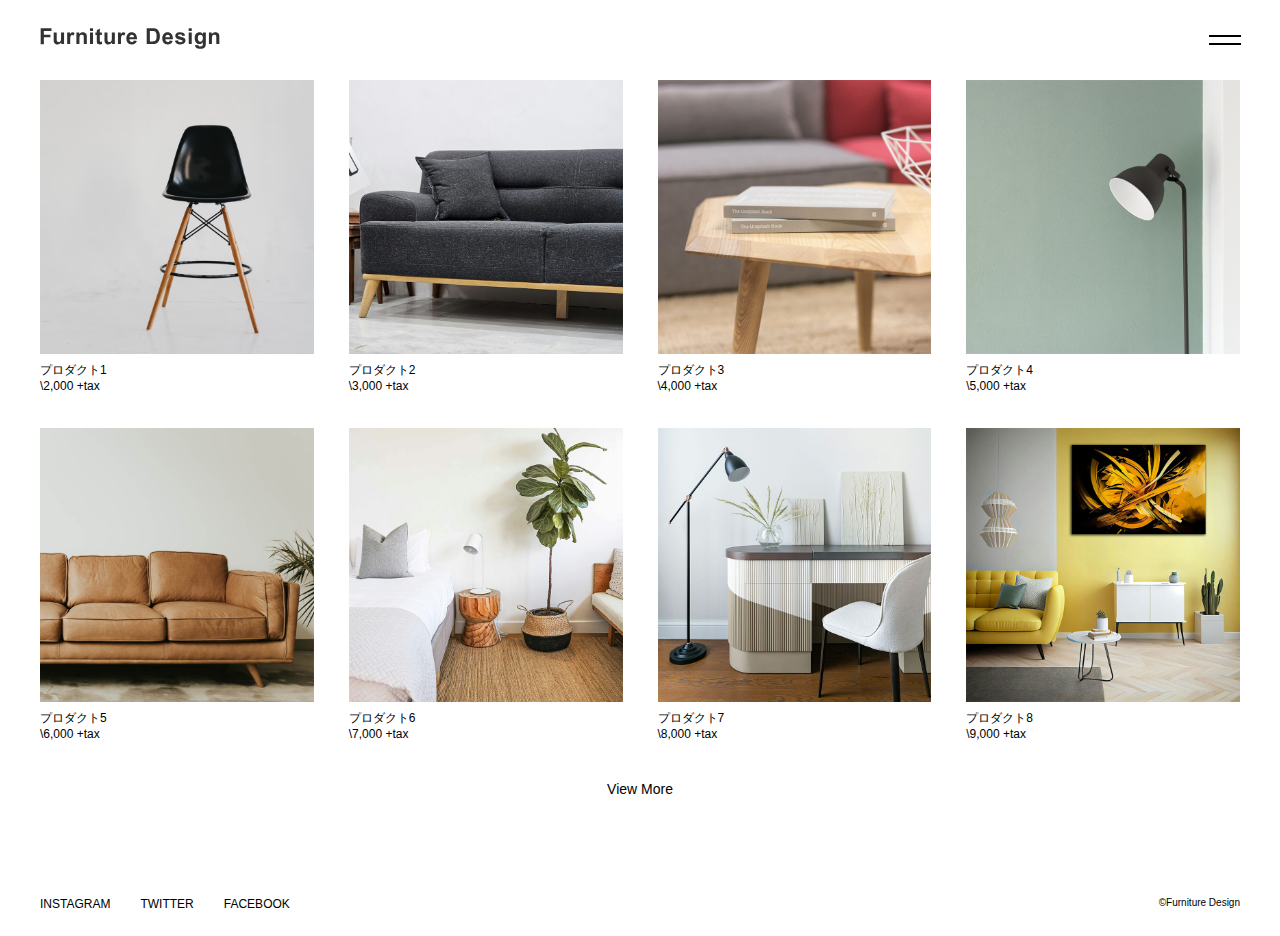
<file: 自作その６/index.html>
<!DOCTYPE html>
<html lang="en">
<head>
  <meta charset="UTF-8">
  <meta name="viewport" content="width=device-width, initial-scale=1.0">
  <meta name="description" content="シンプルなインテリアの商品ページです">
  <title>Furniture Design</title>
  <link rel="icon" href="/自作その６/image/favicon.ico" type="image/x-icon">
  <link rel="stylesheet" href="css/style.SCSS.css">
  <script src="https://code.jquery.com/jquery-3.6.0.min.js" defer></script>
  <script src="js/script.js" defer></script>
</head>
<body>
  <!-- ヘッダー -->
  <header>
    <!-- ロゴ -->
    <a href="index.html"><img src="image/logo.svg" alt=""></a>
    <!-- メニューバー -->
    <div class="menu-bar">
      <!-- 上側のバー -->
      <div></div>
      <!-- 下側のバー -->
      <div></div>
    </div>
    
    
    
    <!-- ※背景ごと行うパターンの場合は、nav-back内にnavを入れる -->
    <!-- 今回は見本に従って別々で作ってます -->
    
      <!-- ナビゲーション/クリックしたら表示 -->
    <nav>
      <a href="product.html">PRODUCT</a>
      <a href="about.html">ABOUT</a>
      <a href="company.html">COMPANY</a>
      <a href="#">CONTACT</a>
    </nav>
    <!-- ナビゲーション背景 -->
    <div class="nav-back">
    </div>
  </header>
  <!-- メイン -->
  <main>
    <!-- PRODUCT -->
    <ul>
      <li>
        <a href="items/item1.html">
          <img src="image/item1.jpg" alt="">
          <p>プロダクト1</p>
          <p>\2,000 +tax</p>
        </a>
      </li>
      <li>
        <a href="items/item2.html">
          <img src="image/item2.jpg" alt="">
          <p class="pColor">プロダクト2</p>
          <p>\3,000 +tax</p>
        </a>
      </li>
      <li>
        <a href="items/item3.html">
          <img src="image/item3.jpg" alt="">
          <p>プロダクト3</p>
          <p>\4,000 +tax</p>
        </a>
      </li>
      <li>
        <a href="items/item4.html">
          <img src="image/item4.jpg" alt="">
          <p>プロダクト4</p>
          <p>\5,000 +tax</p>
        </a>
      </li>
      <li>
        <a href="items/item5.html">
          <img src="image/item5.jpg" alt="">
          <p>プロダクト5</p>
          <p>\6,000 +tax</p>
        </a>
      </li>
      <li>
        <a href="items/item6.html">
          <img src="image/item6.jpg" alt="">
          <p>プロダクト6</p>
          <p>\7,000 +tax</p>
        </a>
      </li>
      <li>
        <a href="items/item7.html">
          <img src="image/item7.jpg" alt="">
          <p>プロダクト7</p>
          <p>\8,000 +tax</p>
        </a>
      </li>
      <li>
        <a href="items/item8.html">
          <img src="image/item8.jpg" alt="">
          <p>プロダクト8</p>
          <p>\9,000 +tax</p>
        </a>
      </li>
    </ul>
    <a href="product.html" class="view-more">View More</a>
  </main>
  <!-- フッター -->
  <footer>
    <nav>
    <a href="">INSTAGRAM</a>
    <a href="">TWITTER</a>
    <a href="">FACEBOOK</a>
    </nav>
    <p>&copy;Furniture Design</p>
  </footer>
</body>
</html>
</file>
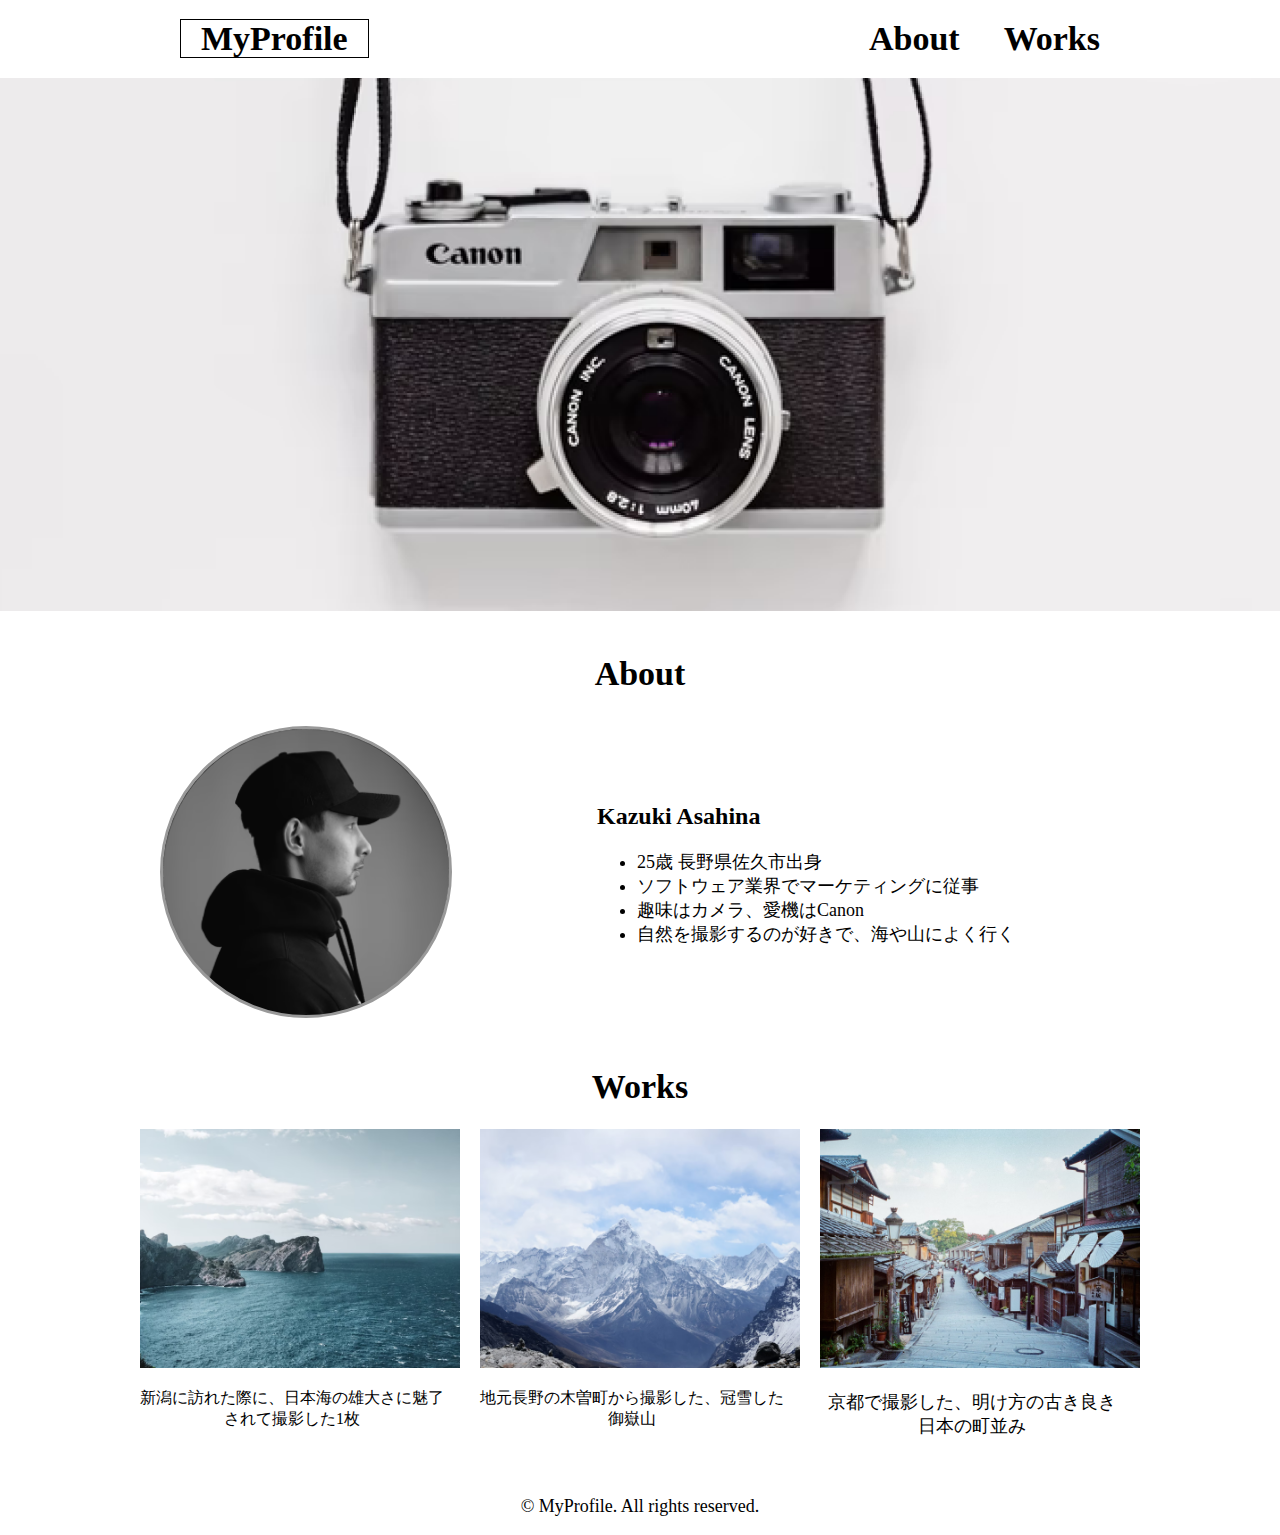
<file: 自作その2（デザインカンプ）/designCump.html>
<!DOCTYPE html>
<html lang="ja">
<head>
  <title>【模写コーディング】自己紹介サイト</title>
  <meta charset="UTF-8">
  <meta name="viewport" 
    content="width=device-width, initial-scale=1.0">
  <meta name="description" 
    content="HTML,CSSの学習後に初めて取り組んだ模写したWEBサイトです">
  <link rel="stylesheet"
    href="css/design_style.SCSS.css">
</head>
<body>
  <header>
    <!-- ナビゲーション -->
    <nav id="nav">
      <!-- プロフィール -->
      <div>
        <a class="font-sizeMax" id="MyProfile"
          href="designCump.html">MyProfile</a>
      </div>
      <!-- メニュー -->
        <div id="menu">
            <a class="font-sizeMax" 
              href="#About">About</a>
            <a class="font-sizeMax" 
              href="#Works">Works</a>
        </div>
    </nav>
    
  </header>

  <main>
    <!-- トップ画像 -->
    <img id="header-img" class="zoomIns"
        src="design-images\main.png" 
        alt="使っているカメラの画像">
    <article>
      <section id="About" class="sliders">
        <h1 class="font-sizeMax t-align-center">About</h1>
        <div id="About-main" >
          <!-- 
            Aboutの画像部分。
            コンパイルの都合上CSSに記述 -->
          <div id="About-img"></div>
          <!-- Aboutの文章部分 -->
          <div id="About-list">
          <h2>Kazuki Asahina</h2>
            <ul>
            <li class="font-s-18px" >25歳 長野県佐久市出身</li>
            <li class="font-s-18px">ソフトウェア業界でマーケティングに従事</li>
            <li class="font-s-18px">趣味はカメラ、愛機はCanon</li>
            <li class="font-s-18px">自然を撮影するのが好きで、海や山によく行く</li>
          </ul>
          </div>
      </div>
      </section>
      <section id="Works" class="sliders2">
        <h1 class="font-sizeMax t-align-center" >Works</h1>
        <div id="Works-main" >
          <div id="Works-box">
            <div id="Works_img">
              <img src="design-images\works1.png" 
              alt="青い海">
            </div>
              <div id="Works_p" class="t-align-center font-18px">
                <p>新潟に訪れた際に、日本海の雄大さに魅了されて撮影した1枚</p>
              </div>
          </div>
          <div id="Works-box">
            <div id="Works_img">
              <img src="design-images\works2.png" 
              alt="雄大な山">
            </div>
              <div id="Works_p" class="t-align-center font-18px">
                <p>地元長野の木曽町から撮影した、冠雪した御嶽山</p>
              </div>
          </div>
          <div id="Works-box">
            <div id="Works_img">
              <img src="design-images\works3.png" 
              alt="古風な町">
            </div>
              <div id="Works_p" class="t-align-center font-s-18px">
                <p >京都で撮影した、明け方の古き良き日本の町並み</p>
              </div>
          </div>
        </div>
      </section>
    </article>
    <script src="js\designCump.js"></script>
  </main>

  <footer>
    <p id="copyright" class="t-align-center font-s-18px">
      &copy; MyProfile. All rights reserved.
    </p>
  </footer>
</body>
</html>
</file>
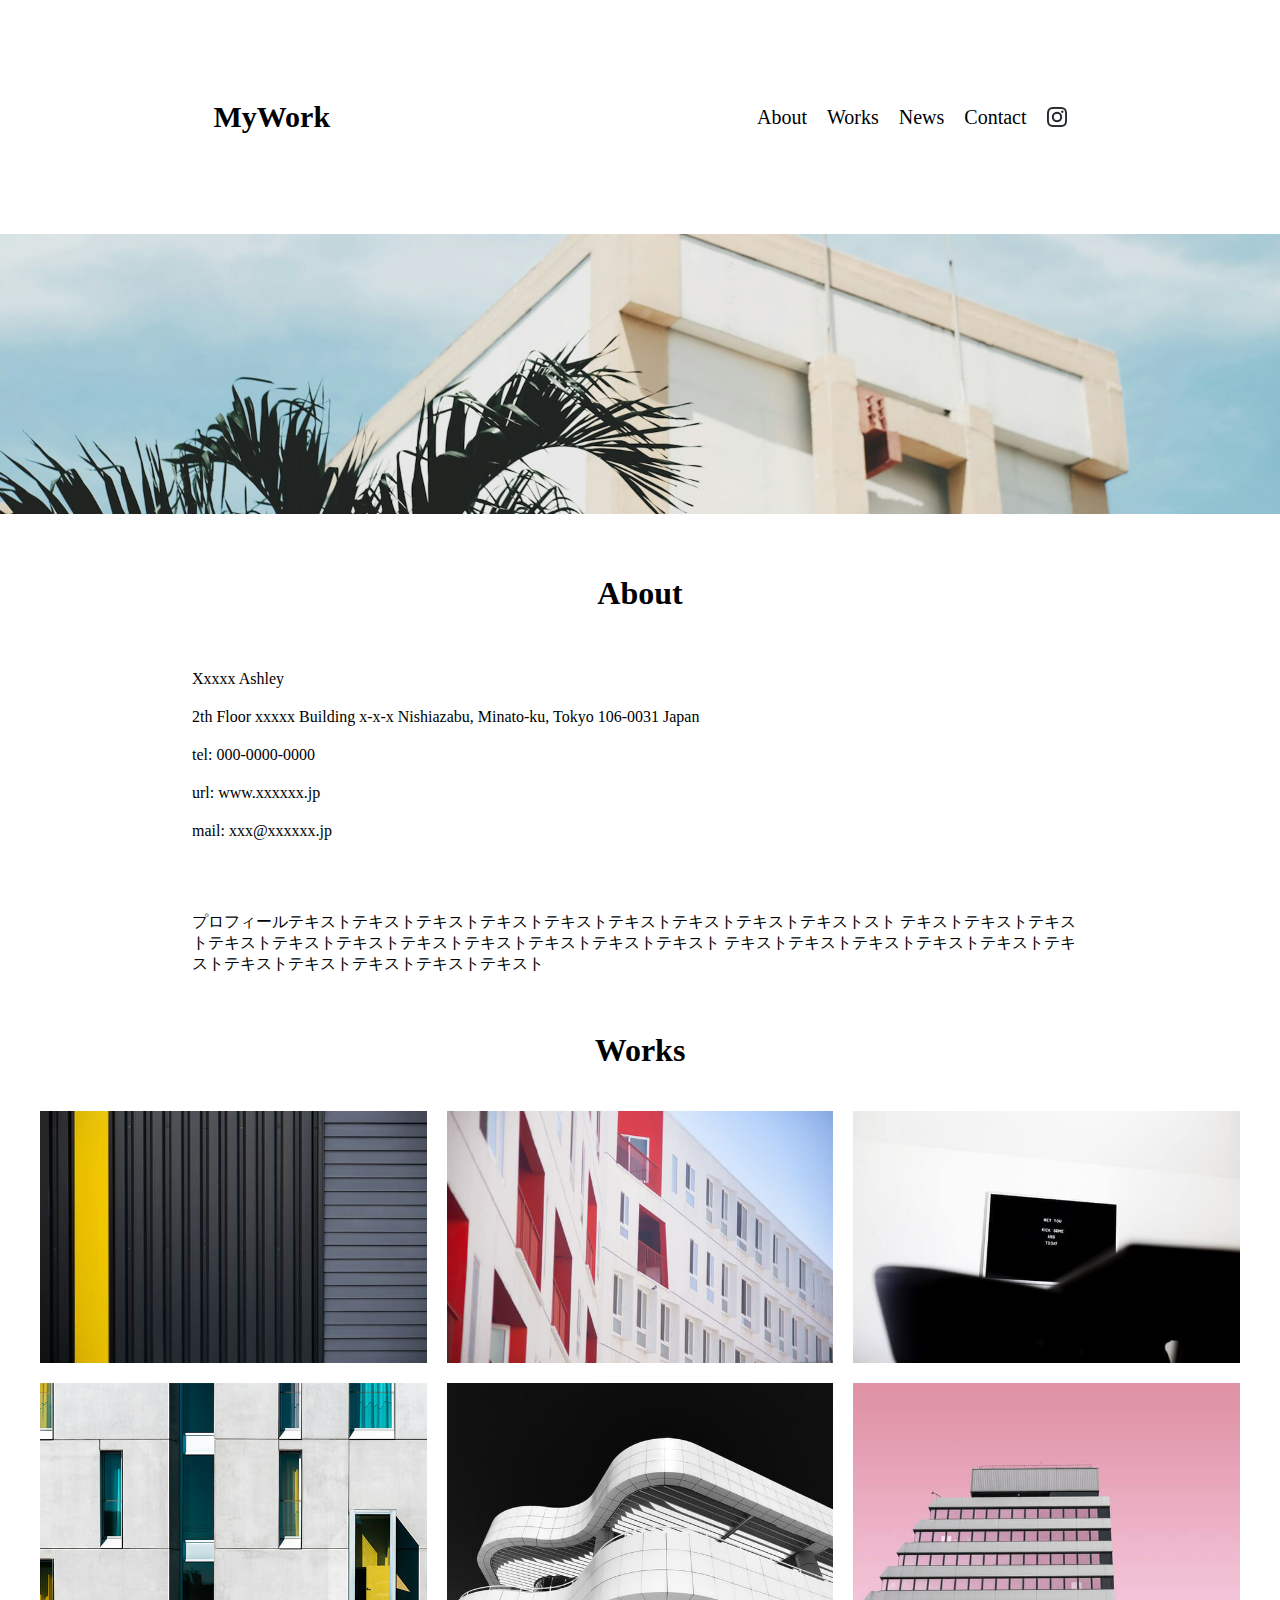
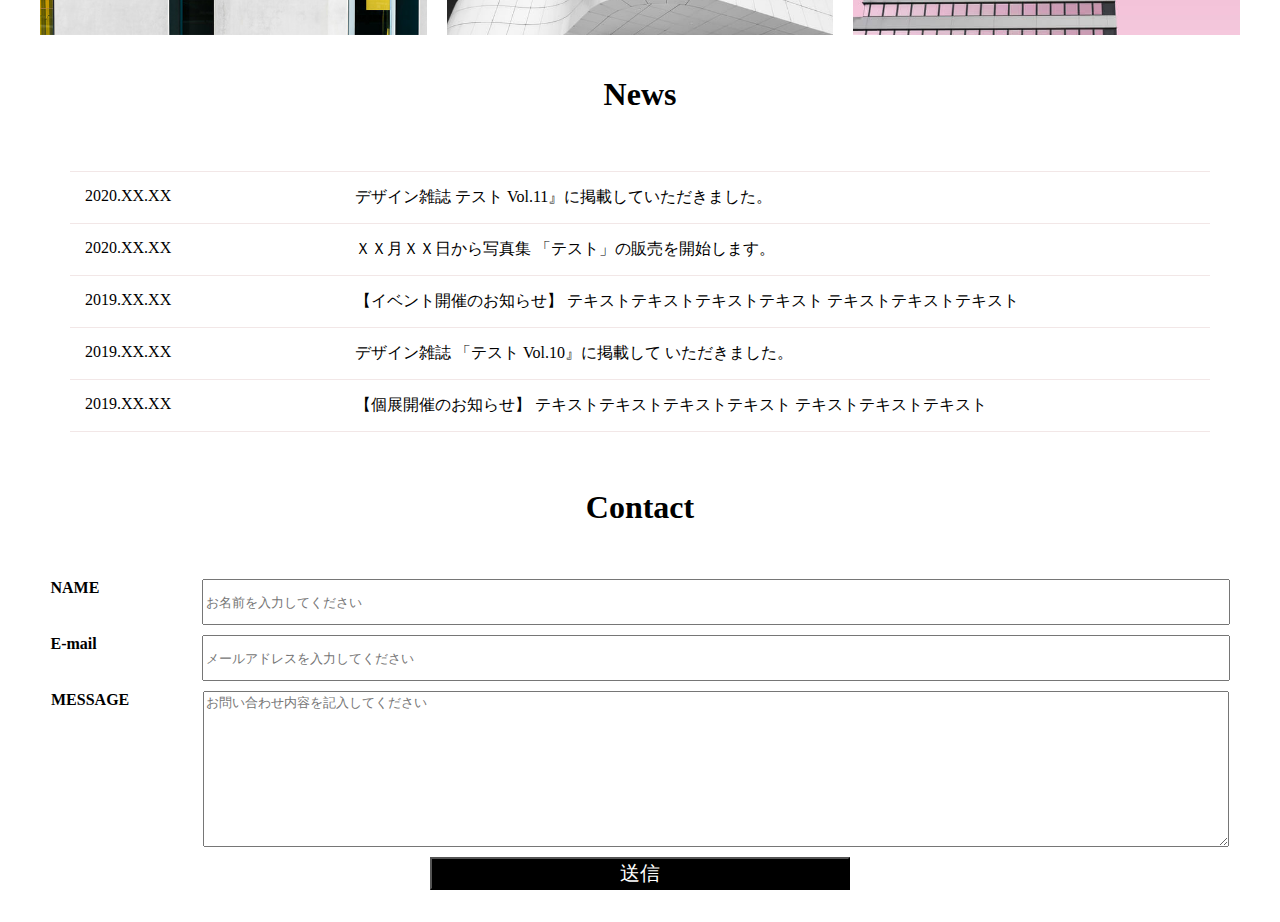
<file: 自作その3/copy_coding.html>
<!DOCTYPE html>
<html lang="ja">
  <head>
    <title>My Work</title>
    <meta charset="UTF-8" />
    <meta name="viewport" content="width=device-width, initial-scale=1.0" />
    <meta name="description" content="東京都住まいのフォトグラファーのポートフォリオサイトです"/>
    <link rel="stylesheet" href="css/copy_coding.SCSS.css" />
    <script src="js/copy_coding.js" defer></script>
  </head>
  <body>
    <!-- ヘッダー -->
  <header>
    <a href="" id="MyWork">MyWork</a>
    <nav id="head-nav">
      <a href="#About" class="menu">About</a>
      <a href="#Works" class="menu">Works</a>
      <a href="#News" class="menu">News</a>
      <a href="#Contact" class="menu">Contact</a>
      <a href="https://www.instagram.com/" class="menu">
        <img id="sns" src="images/icon-instagram.png" alt="インスタの画像">
      </a>
    </nav>
    <img id="header-img" src="images/mainvisual-pc.jpg" alt="メイン画像">
  </header>
  <!-- メイン -->
  <main>
    <section id="About">
      <h1>About</h1>
      <ul id="About-ul">
        <li>Xxxxx Ashley</li>
        <li>2th Floor xxxxx Building x-x-x Nishiazabu, Minato-ku, Tokyo 106-0031 Japan</li>
        <li>tel: 000-0000-0000</li>
        <li>url: www.xxxxxx.jp</li>
        <li>mail: xxx@xxxxxx.jp</li>
      </ul>
      <p>プロフィールテキストテキストテキストテキストテキストテキストテキストテキストテキストスト テキストテキストテキストテキストテキストテキストテキストテキストテキストテキストテキスト テキストテキストテキストテキストテキストテキストテキストテキストテキストテキストテキスト</p>
    </section>
    <section id="Works">
      <h1>Works</h1>
      <img class="Works-img" id="Works-img1" src="images/works1.jpg" alt="画像1">
      <img class="Works-img" id="Works-img2" src="images/works2.jpg" alt="画像2">
      <img class="Works-img" id="Works-img3" src="images/works3.jpg" alt="画像3">
      <img class="Works-img" id="Works-img4" src="images/works4.jpg" alt="画像4">
      <img class="Works-img" id="Works-img5" src="images/works5.jpg" alt="画像5">
      <img class="Works-img" id="Works-img6" src="images/works6.jpg" alt="画像6">
    </section>
    <!-- News -->
    <section id="News">
      <h1>News</h1>
      <dl>
        <dr class="News-dr" id="News-first-dr">2020.XX.XX</dr>
        <dt class="News-dt" id="News-first-dt">デザイン雑誌
        テスト  Vol.11』に掲載していただきました。</dt>
        <dr class="News-dr" id="News-dr2">2020.XX.XX</dr>
        <dt class="News-dt" id="News-dt2">ＸＸ月ＸＸ日から写真集
          「テスト」の販売を開始します。</dt>
        <dr class="News-dr" id="News-dr3">2019.XX.XX</dr>
        <dt class="News-dt" id="News-dt3">【イベント開催のお知らせ】
          テキストテキストテキストテキスト
          テキストテキストテキスト</dt>
        <dr class="News-dr" id="News-dr4">2019.XX.XX</dr>
        <dt class="News-dt" id="News-dt4">デザイン雑誌
          「テスト Vol.10』に掲載して
          いただきました。</dt>
        <dr class="News-dr" id="News-dr5">2019.XX.XX</dr>
        <dt class="News-dt" id="News-dt5">【個展開催のお知らせ】
          テキストテキストテキストテキスト
          テキストテキストテキスト</dt>
      </dl>
    </section>
    <section id="Contact">
      <div>
      <h1>Contact</h1>
      <form id="contact-form" name="textForm">
        <!-- 名前 -->
        <label for="name" 
        id="contact-label-1" class="contact-label">
          NAME
        </label>
        
        <input type="text" 
        id="contact-text-1" class="textbox" name="name" placeholder="お名前を入力してください">

        <!-- メールアドレス -->
        <label for="e-mail" 
        id="contact-label-2" class="contact-label">
          E-mail
        </label>
        
        <input type="text" id="contact-text-2" class="textbox" name="e-mail" placeholder="メールアドレスを入力してください">
        <!-- お問い合わせ内容 -->
        <label for="message-box" id="contact-label-3">
          MESSAGE
      </label>
      
      <textarea name="contact-text" id="message-box" placeholder="お問い合わせ内容を記入してください"></textarea>
      <button type="submit">送信</button>
    </form>
  </div>
    </section>
  </main>
  <!-- フッター -->
  <footer>

  </footer>
    <a href="#" id="BackToHome">TOPへ戻る</a>
    
  </body>
</html>
</file>
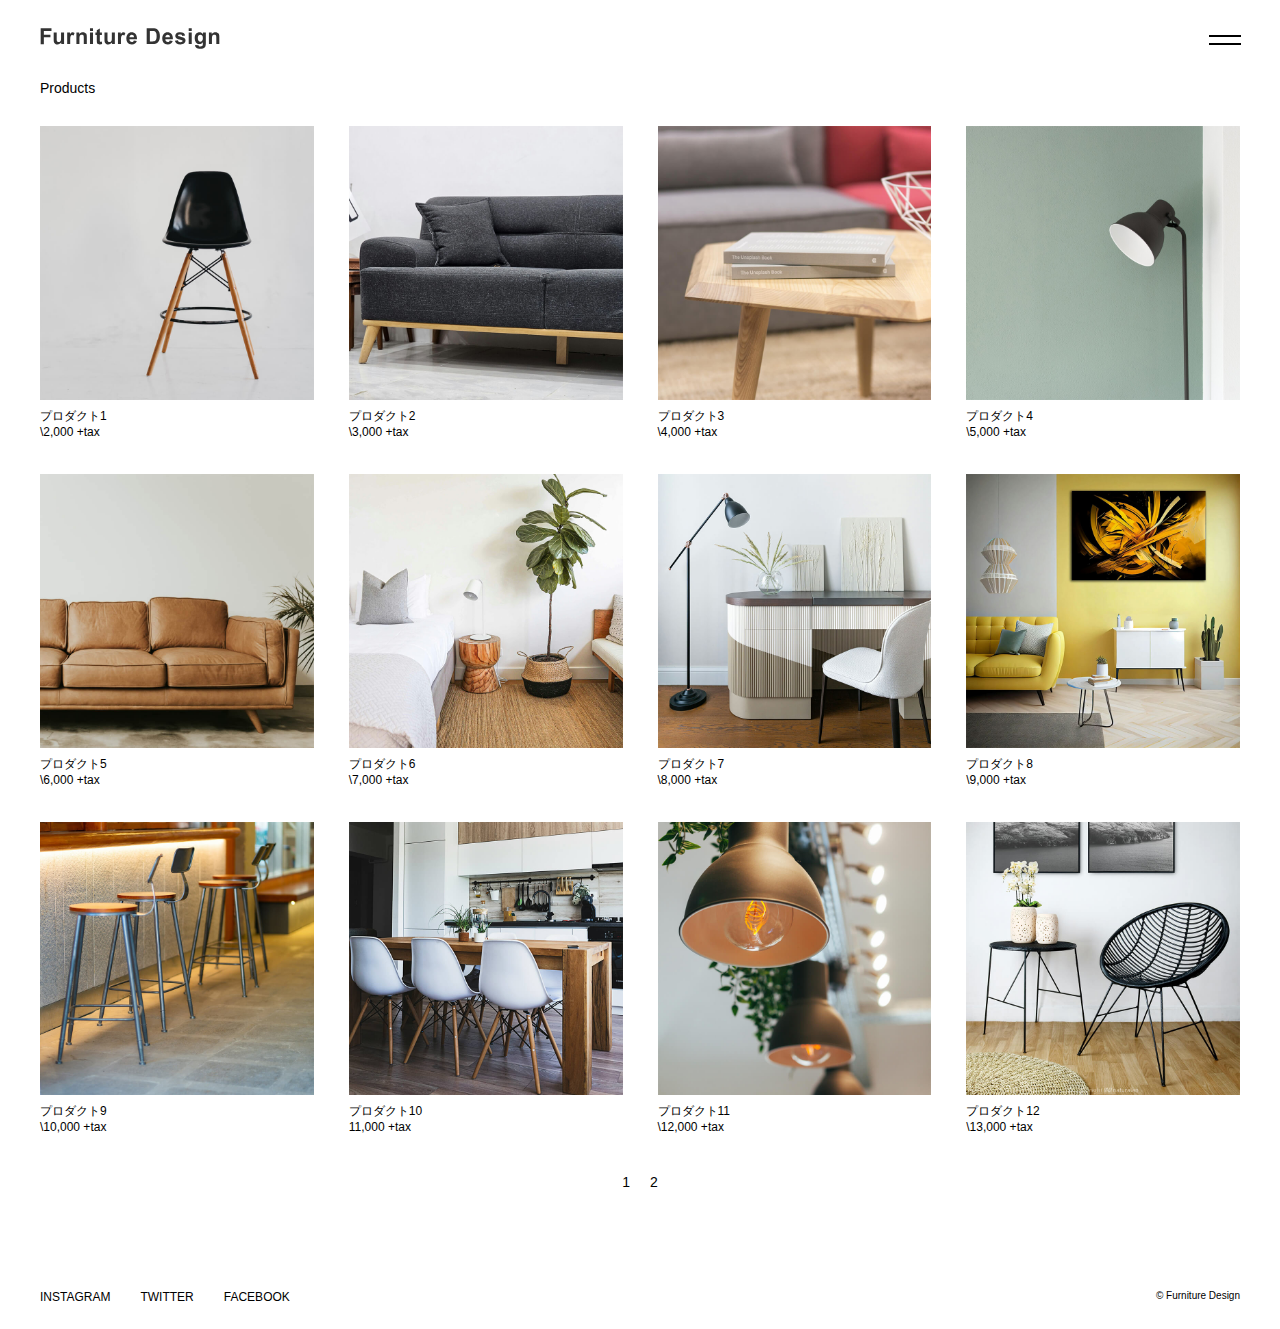
<file: 自作その６/products.html>
<!DOCTYPE html>
<html lang="en">
<head>
  <meta charset="UTF-8">
  <meta name="viewport" content="width=device-width, initial-scale=1.0">
  <meta name="description" content="シンプルなインテリアの商品ページです">
  <title>Products | Furniture Design</title>
  <link rel="icon" href="/自作その６/image/favicon.ico" type="image/x-icon">
  <link rel="stylesheet" href="css/style.SCSS.css">
  <script src="https://code.jquery.com/jquery-3.6.0.min.js" defer></script>
  <script src="js/script.js" defer></script>
</head>
<body>
  <!-- ヘッダー -->
  <header>
    <!-- ロゴ -->
    <a href="index.html"><img src="image/logo.svg" alt=""></a>
    <!-- メニューバー -->
    <div class="menu-bar">
      <!-- 上側のバー -->
      <div></div>
      <!-- 下側のバー -->
      <div></div>
    </div>
    
    
    
    <!-- ※背景ごと行うパターンの場合は、nav-back内にnavを入れる -->
    <!-- 今回は見本に従って別々で作ってます -->
    
      <!-- ナビゲーション/クリックしたら表示 -->
    <nav id="nav-menu">
      <a href="product.html">PRODUCT</a>
      <a href="about.html">ABOUT</a>
      <a href="company.html">COMPANY</a>
      <a href="#">CONTACT</a>
    </nav>
    <!-- ナビゲーション背景 -->
    <div class="nav-back">
    </div>
  </header>
  

  
  <!-- メイン -->
  <main>
    <!-- PRODUCT -->
    
    <!-- products見出し -->
    <h3>Products</h3>
    <ul>
      <li>
        <a href="items/item1.html">
          <img src="image/item1.jpg" alt="">
          <p>プロダクト1</p>
          <p>\2,000 +tax</p>
        </a>
      </li>
      <li>
        <a href="items/item2.html">
          <img src="image/item2.jpg" alt="">
          <p class="pColor">プロダクト2</p>
          <p>\3,000 +tax</p>
        </a>
      </li>
      <li>
        <a href="items/item3.html">
          <img src="image/item3.jpg" alt="">
          <p>プロダクト3</p>
          <p>\4,000 +tax</p>
        </a>
      </li>
      <li>
        <a href="items/item4.html">
          <img src="image/item4.jpg" alt="">
          <p>プロダクト4</p>
          <p>\5,000 +tax</p>
        </a>
      </li>
      <li>
        <a href="items/item5.html">
          <img src="image/item5.jpg" alt="">
          <p>プロダクト5</p>
          <p>\6,000 +tax</p>
        </a>
      </li>
      <li>
        <a href="items/item6.html">
          <img src="image/item6.jpg" alt="">
          <p>プロダクト6</p>
          <p>\7,000 +tax</p>
        </a>
      </li>
      <li>
        <a href="items/item7.html">
          <img src="image/item7.jpg" alt="">
          <p>プロダクト7</p>
          <p>\8,000 +tax</p>
        </a>
      </li>
      <li>
        <a href="items/item8.html">
          <img src="image/item8.jpg" alt="">
          <p>プロダクト8</p>
          <p>\9,000 +tax</p>
        </a>
      </li>
      <li>
        <a href="items/item9.html">
          <img src="image/item9.jpg" alt="">
          <p>プロダクト9</p>
          <p>\10,000 +tax</p>
        </a>
      </li>
      <li>
        <a href="items/item10.html">
          <img src="image/item10.jpg" alt="">
          <p>プロダクト10</p>
          <p>11,000 +tax</p>
        </a>
      </li>
      <li>
        <a href="items/item11.html">
          <img src="image/item11.jpg" alt="">
          <p>プロダクト11</p>
          <p>\12,000 +tax</p>
        </a>
      </li>
      <li>
        <a href="items/item12.html">
          <img src="image/item12.jpg" alt="">
          <p>プロダクト12</p>
          <p>\13,000 +tax</p>
        </a>
      </li>
    </ul>
    <!-- ページ移動 -->
    <ul class="page-view-1">
        <li>1</li>
        <li>
          <a href="products2.html">2</a>
        </li>
      </ul>
  </main>
  <!-- フッター -->
  <footer>
    <nav>
    <a href="">INSTAGRAM</a>
    <a href="">TWITTER</a>
    <a href="">FACEBOOK</a>
    </nav>
    <p>&copy; Furniture Design</p>
  </footer>
</body>
</html>
</file>
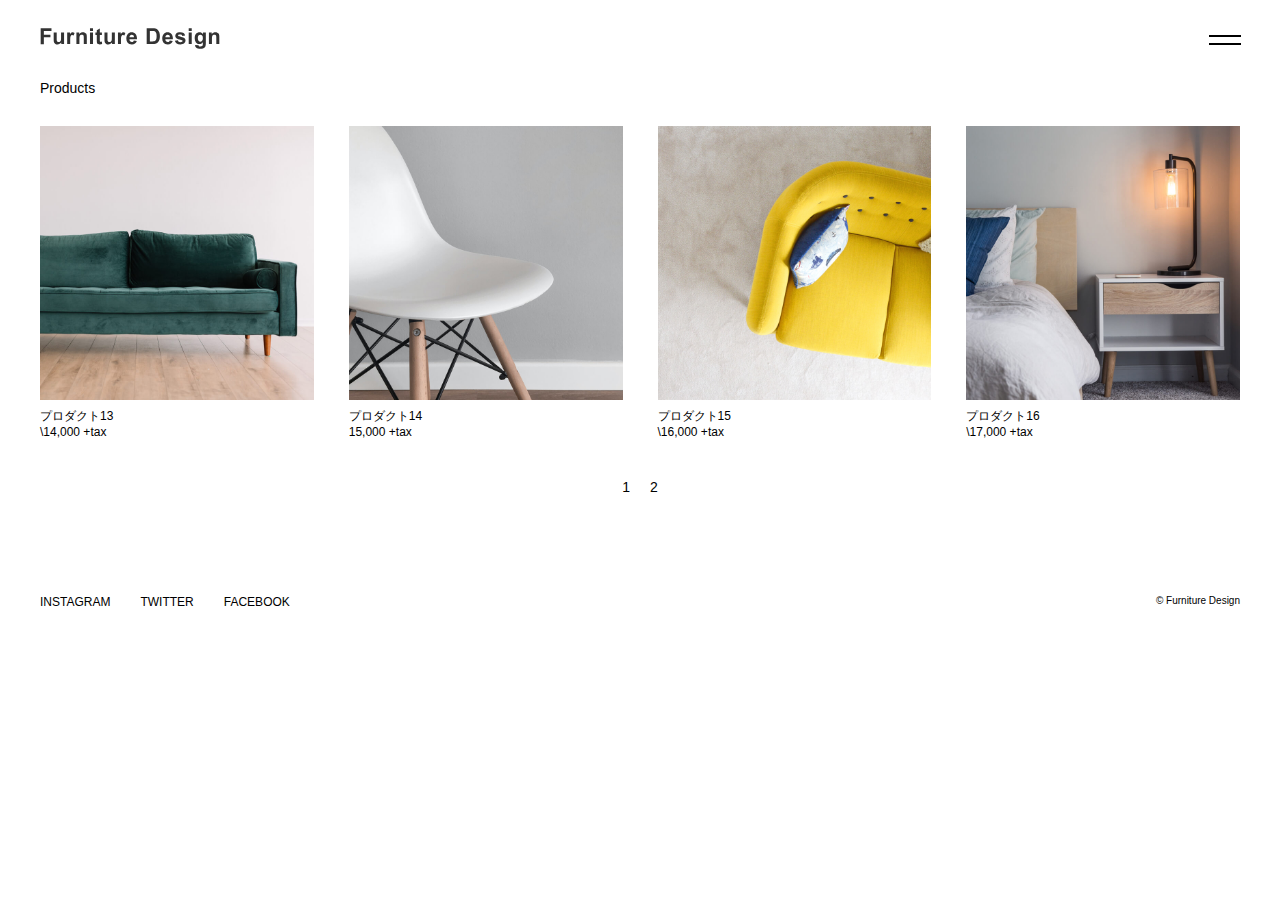
<file: 自作その６/products2.html>
<!DOCTYPE html>
<html lang="en">
<head>
  <meta charset="UTF-8">
  <meta name="viewport" content="width=device-width, initial-scale=1.0">
  <meta name="description" content="シンプルなインテリアの商品ページです">
  <title>Products | Furniture Design</title>
  <link rel="icon" href="/自作その６/image/favicon.ico" type="image/x-icon">
  <link rel="stylesheet" href="css/style.SCSS.css">
  <script src="https://code.jquery.com/jquery-3.6.0.min.js" defer></script>
  <script src="js/script.js" defer></script>
</head>
<body>
  <!-- ヘッダー -->
  <header>
    <!-- ロゴ -->
    <a href="index.html"><img src="image/logo.svg" alt=""></a>
    <!-- メニューバー -->
    <div class="menu-bar">
      <!-- 上側のバー -->
      <div></div>
      <!-- 下側のバー -->
      <div></div>
    </div>
    
    
    
    <!-- ※背景ごと行うパターンの場合は、nav-back内にnavを入れる -->
    <!-- 今回は見本に従って別々で作ってます -->
    
      <!-- ナビゲーション/クリックしたら表示 -->
    <nav id="nav-menu">
      <a href="product.html">PRODUCT</a>
      <a href="about.html">ABOUT</a>
      <a href="company.html">COMPANY</a>
      <a href="#">CONTACT</a>
    </nav>
    <!-- ナビゲーション背景 -->
    <div class="nav-back">
    </div>
  </header>
  

  
  <!-- メイン -->
  <main>
    <!-- PRODUCT -->
    
    <!-- products見出し -->
    <h3>Products</h3>
    <ul>
      <li>
        <a href="items/item13.html">
          <img src="image/item13.jpg" alt="">
          <p>プロダクト13</p>
          <p>\14,000 +tax</p>
        </a>
      </li>
      <li>
        <a href="items/item14.html">
          <img src="image/item14.jpg" alt="">
          <p>プロダクト14</p>
          <p>15,000 +tax</p>
        </a>
      </li>
      <li>
        <a href="items/item15.html">
          <img src="image/item15.jpg" alt="">
          <p>プロダクト15</p>
          <p>\16,000 +tax</p>
        </a>
      </li>
      <li>
        <a href="items/item16.html">
          <img src="image/item16.jpg" alt="">
          <p>プロダクト16</p>
          <p>\17,000 +tax</p>
        </a>
      </li>
    </ul>
    <!-- ページ移動 -->
    <ul class="page-view-1">
        <li>
          <a href="products.html">1</a>
        </li>
        <li>
          2
        </li>
      </ul>
  </main>
  <!-- フッター -->
  <footer>
    <nav>
    <a href="">INSTAGRAM</a>
    <a href="">TWITTER</a>
    <a href="">FACEBOOK</a>
    </nav>
    <p>&copy; Furniture Design</p>
  </footer>
</body>
</html>
</file>
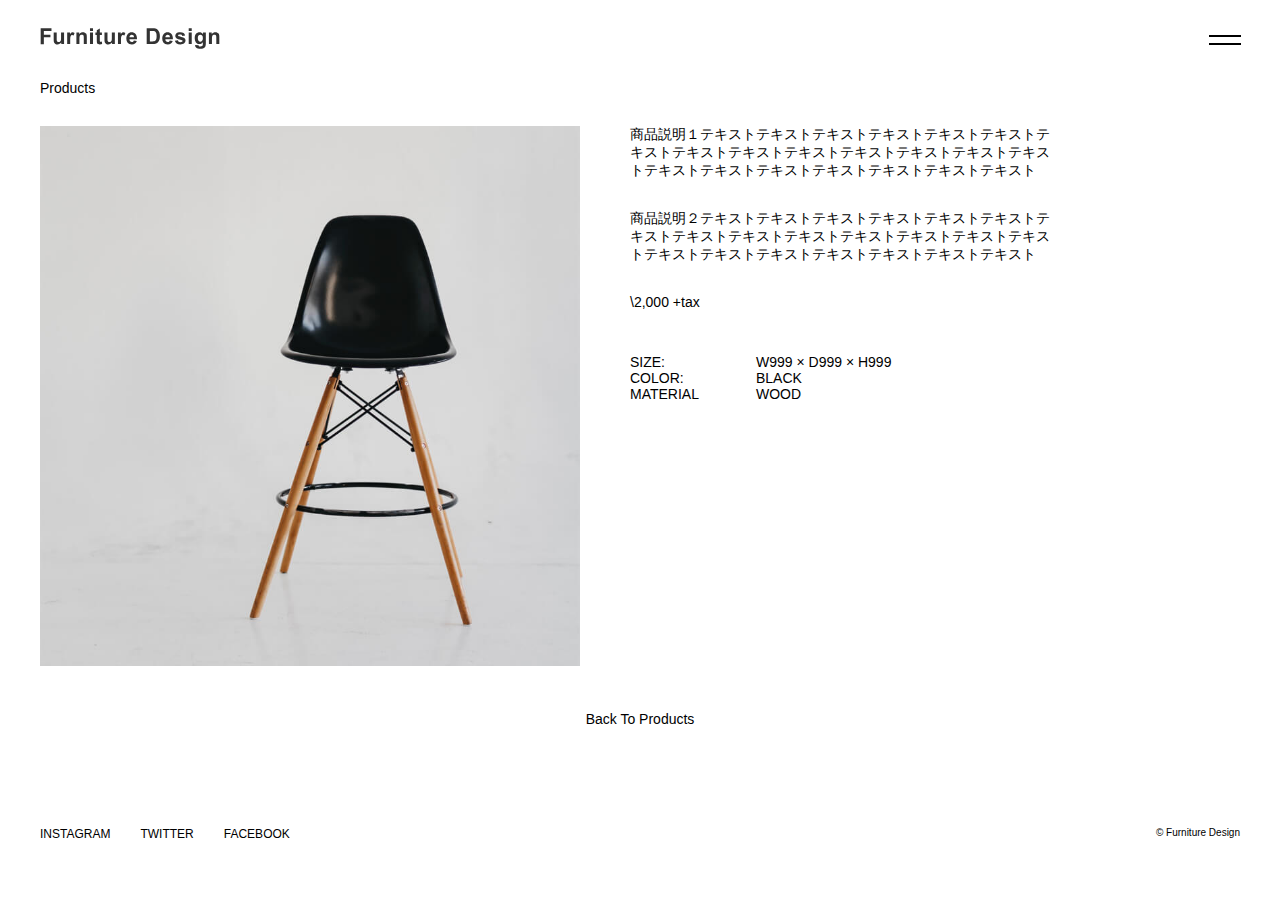
<file: 自作その６/items/item1.html>
<!DOCTYPE html>
<html lang="en">
<head>
  <meta charset="UTF-8">
  <meta name="viewport" content="width=device-width, initial-scale=1.0">
  <meta name="description" content="シンプルなインテリアの商品ページです">
  <title>Furniture Design</title>
  <link rel="icon" href="../image/favicon.ico" type="image/x-icon">
  <link rel="stylesheet" href="../css/style.SCSS.css">
  <script src="https://code.jquery.com/jquery-3.6.0.min.js" defer></script>
  <script src="../js/script.js" defer></script>
</head>
<body>
  <!-- ヘッダー -->
  <header>
    <!-- ロゴ -->
    <a href="../index.html"><img src="../image/logo.svg" alt=""></a>
    <!-- メニューバー -->
    <div class="menu-bar">
      <!-- 上側のバー -->
      <div></div>
      <!-- 下側のバー -->
      <div></div>
    </div>
    
    
    
    <!-- ※背景ごと行うパターンの場合は、nav-back内にnavを入れる -->
    <!-- 今回は見本に従って別々で作ってます -->
    
      <!-- ナビゲーション/クリックしたら表示 -->
    <nav id="nav-menu">
      <a href="../products.html">PRODUCT</a>
      <a href="../about.html">ABOUT</a>
      <a href="../company.html">COMPANY</a>
      <!-- メールアプリ出せるように実装する -->
      <a href="#">CONTACT</a>
    </nav>
    <!-- ナビゲーション背景 -->
    <div class="nav-back">
    </div>
  </header>
  <!-- メイン -->
  <main>
    <!-- PRODUCT -->

    <!-- products見出し -->
    <h3>Products</h3>
    <div class="main-container">
      <img src="../image/item1.jpg" alt="">
      <div>
        <p>商品説明１テキストテキストテキストテキストテキストテキストテキストテキストテキストテキストテキストテキストテキストテキストテキストテキストテキストテキストテキストテキストテキスト</p>
        <p>商品説明２テキストテキストテキストテキストテキストテキストテキストテキストテキストテキストテキストテキストテキストテキストテキストテキストテキストテキストテキストテキストテキスト</p>
        <p>\2,000 +tax</p>
        <dl>
          <dt>SIZE:</dt>
          <dd>W999 × D999 × H999</dd>
          <dt>COLOR:</dt>
          <dd>BLACK</dd>
          <dt>MATERIAL</dt>
          <dd>WOOD</dd>
        </dl>
      </div>
    </div>
    <a href="../products.html" class="view-more">Back To Products</a>
  </main>
  <!-- フッター -->
  <footer>
    <nav>
    <a href="">INSTAGRAM</a>
    <a href="">TWITTER</a>
    <a href="">FACEBOOK</a>
    </nav>
    <p>&copy; Furniture Design</p>
  </footer>
</body>
</html>
</file>
<file: 自作その６/css/style.SCSS.css>
@charset "UTF-8";
/*body用のgirdレイアウト*/
.body-grid {
  display: grid;
  grid-template: "head" "main" "foot";
  min-height: 100vh;
}

body {
  margin: 0;
  padding: 0;
  font-family: "Meiryo", sans-serif;
  font-size: 0.875rem;
}
body p {
  font-size: 0.75rem;
  margin: 0;
  padding: 0;
}
body a {
  display: block;
  text-decoration: none;
  color: black;
  transition: all 0.5s ease;
}
body a:hover {
  opacity: 0.7;
}
body img {
  max-width: 100%;
}

header {
  padding: 0 40px;
  height: 80px;
  background-color: white;
  display: flex;
  justify-content: space-between;
  align-items: center;
  position: -webkit-sticky;
  position: sticky;
  top: 0;
  z-index: 100;
  box-sizing: border-box;
}
header img {
  height: 1.3rem;
}
header .menu-bar {
  height: 30px;
  width: 30px;
  margin: 10px 0;
  padding: 10px 0;
  display: flex;
  justify-content: center;
  position: relative;
  z-index: 30;
}
header .menu-bar div {
  position: absolute;
  z-index: 30;
  width: 30px;
  transition: all 0.5s ease;
  border: 1px solid black;
}
header .menu-bar div.nav-close {
  border: 1px solid white;
}
header .menu-bar div:nth-of-type(1) {
  top: 20px;
}
header .menu-bar div:nth-of-type(1).nav-close-1 {
  transform: rotate(45deg);
  top: 50%;
}
header .menu-bar div:nth-of-type(2) {
  bottom: 20px;
}
header .menu-bar div:nth-of-type(2).nav-close-2 {
  transform: rotate(-45deg);
  top: 50%;
  bottom: auto;
}
header .nav-back, header nav {
  position: fixed;
}
header .nav-back.nav-open, header nav.nav-open {
  transform: translateX(0);
}
header .nav-back {
  top: 0;
  left: 0;
  background-color: black;
  opacity: 0.8;
  width: 100%;
  height: 100%;
  z-index: 10;
  transform: translateX(200%);
  transition: all 0.5s ease;
}
header nav {
  display: flex;
  flex-direction: column;
  gap: 20px;
  width: 300px;
  top: 40px;
  left: 40px;
  z-index: 20;
  transform: translateY(-200%);
  transition: all 0.7s ease;
}
header nav a {
  text-decoration: none;
  color: white;
}
header #nav-menu {
  font-size: 1rem;
}

main {
  padding: 0 40px 80px 40px;
}
main h3 {
  font-weight: normal;
  margin: 0 0 30px 0;
  font-size: 0.875rem;
}
main img {
  margin-bottom: 5px;
}
main ul {
  display: grid;
  grid-template-columns: repeat(4, 1fr);
  gap: 35px;
  margin: 0;
  padding: 0;
}
main li {
  list-style: none;
}
main .view-more {
  margin: 40px 0 40px 0;
  text-align: center;
  font-size: 0.875rem;
}
main .page-view-1 {
  display: flex;
  justify-content: center;
  gap: 20px;
  margin: 40px 0 40px 0;
}
main .main-container {
  display: flex;
  justify-content: flex-start;
  gap: 50px;
}
main .main-container img {
  width: 45%;
}
main .main-container div {
  width: 35%;
  display: flex;
  flex-direction: column;
  row-gap: 30px;
}
main .main-container div p {
  font-size: 0.875rem;
}
main .main-container div dl {
  display: flex;
  flex-wrap: wrap;
}
main .main-container div dl dt {
  width: 30%;
}
main .main-container div dl dd {
  width: 70%;
  margin: 0;
}

footer {
  display: flex;
  justify-content: space-between;
  position: relative;
  bottom: 20px;
  padding: 0 40px;
}
footer nav {
  display: flex;
  gap: 30px;
  margin-bottom: 5px;
}
footer nav a {
  font-size: 0.75rem;
}
footer p {
  font-size: 0.625rem;
}

@media screen and (max-width: 1000px) {
  main ul {
    display: grid;
    grid-template-columns: repeat(2, 1fr);
  }
  footer {
    display: block;
  }
}
/*# sourceMappingURL=style.SCSS.css.map */
</file>
<file: 自作その2（デザインカンプ）/css/design_style.SCSS.css>
@charset "UTF-8";
body {
  font-family: "Noto Sans Japanese";
  /*bodyの余白を消す*/
  margin: 0;
  padding: 0;
}

#nav {
  display: flex;
  flex-wrap: wrap;
  justify-content: space-between;
  margin: 20px auto;
  max-width: 960px;
  color: black;
  /*aタグ全体のCSS*/
}
#nav a {
  text-decoration: none;
  color: black;
  transition: color 0.3s;
}
#nav a:hover {
  color: gray;
}
#nav a:active {
  color: black;
}

/*最大文字の統一CSS*/
.font-sizeMax {
  font-size: 34px;
  font-weight: bold;
}

.font-s-18px {
  font-size: 18px;
}

.t-align-center {
  text-align: center;
}

#MyProfile {
  border: 1px solid;
  /*枠外・内の余白*/
  margin: 0 0 0 20px;
  padding: 0 20px;
}

#menu > a {
  margin-left: 20px;
  margin-right: 20px;
}

#header-img {
  width: 100%;
  -webkit-animation-name: zoomIn;
          animation-name: zoomIn;
  -webkit-animation-duration: 1s;
          animation-duration: 1s;
  -webkit-animation-timing-function: ease;
          animation-timing-function: ease;
  -webkit-animation-delay: 0;
          animation-delay: 0;
  -webkit-animation-iteration-count: 1;
          animation-iteration-count: 1;
  -webkit-animation-direction: normal;
          animation-direction: normal;
  -webkit-animation-fill-mode: backwards;
          animation-fill-mode: backwards;
}

section {
  margin-top: 40px;
}

.sliders {
  -webkit-animation-name: slider;
          animation-name: slider;
  -webkit-animation-duration: 1.5s;
          animation-duration: 1.5s;
  -webkit-animation-timing-function: cubic;
          animation-timing-function: cubic;
  -webkit-animation-delay: 0;
          animation-delay: 0;
  -webkit-animation-iteration-count: 1;
          animation-iteration-count: 1;
  -webkit-animation-direction: normal;
          animation-direction: normal;
  -webkit-animation-fill-mode: backwards;
          animation-fill-mode: backwards;
  opacity: 1;
}

.sliders2 {
  -webkit-animation-name: slider2;
          animation-name: slider2;
  -webkit-animation-duration: 1.5s;
          animation-duration: 1.5s;
  -webkit-animation-timing-function: cubic;
          animation-timing-function: cubic;
  -webkit-animation-delay: 0;
          animation-delay: 0;
  -webkit-animation-iteration-count: 1;
          animation-iteration-count: 1;
  -webkit-animation-direction: normal;
          animation-direction: normal;
  -webkit-animation-fill-mode: backwards;
          animation-fill-mode: backwards;
  opacity: 1;
}

@-webkit-keyframes slider {
  0% {
    opacity: 0;
    transform: translateX(-200px);
  }
  100% {
    opacity: 1;
    transform: translateX(0);
  }
}

@keyframes slider {
  0% {
    opacity: 0;
    transform: translateX(-200px);
  }
  100% {
    opacity: 1;
    transform: translateX(0);
  }
}
@-webkit-keyframes slider2 {
  0% {
    opacity: 0;
    transform: translateX(200px);
  }
  100% {
    opacity: 1;
    transform: translateX(0);
  }
}
@keyframes slider2 {
  0% {
    opacity: 0;
    transform: translateX(200px);
  }
  100% {
    opacity: 1;
    transform: translateX(0);
  }
}
@-webkit-keyframes zoomIn {
  0% {
    transform: scale(0.2);
  }
  100% {
    transform: scale(1);
  }
}
@keyframes zoomIn {
  0% {
    transform: scale(0.2);
  }
  100% {
    transform: scale(1);
  }
}
#About-main {
  display: flex;
  flex-wrap: wrap;
  align-items: center;
  margin: 20px auto 20px;
  padding: 10px;
  max-width: 960px;
}

#About-img {
  border-radius: 50%;
  width: 280px;
  height: 280px;
  border: 3px solid #999;
  padding: 3px;
  /*About-imgの画像*/
  background-image: url(../design-images/about.png);
  background-size: cover;
  background-repeat: no-repeat;
}

#About-list {
  margin: 0 auto;
  padding: 0 0 0 40px;
}

h3 {
  font-size: 24px;
}

#Works-main {
  display: flex;
  flex-wrap: wrap;
  justify-content: center;
  gap: 20px;
}

#Works-box {
  width: 25%;
}
#Works-box img {
  width: 100%;
}
#Works-box p {
  width: 95%;
}

footer {
  margin-top: 40px;
}

/*ここまで共通*/
/*# sourceMappingURL=design_style.SCSS.css.map */
</file>
<file: 自作その3/css/copy_coding.SCSS.css>
@charset "UTF-8";
/*body用のgirdレイアウト*/
.body-grid {
  display: grid;
  grid-template: "head" "main" "foot";
  min-height: 100vh;
}

/*共通のCSS*/
body {
  margin: 0;
  padding: 0;
  font-family: serif;
  display: grid;
  grid-template: "head" "main" "foot";
  min-height: 100vh;
}

h1 {
  text-align: center;
}

header {
  grid-area: head;
  display: grid;
  grid-template: "My-work head-nav" "head-img head-img";
  margin: 100px 0 20px 0;
  row-gap: 100px;
  text-align: center;
}

#head-nav {
  grid-area: head-nav;
}

#MyWork, .menu {
  text-decoration: none;
  color: black;
}

#MyWork {
  grid-area: My-work;
  font-size: 30px;
  font-weight: bold;
}

nav {
  grid-area: menu;
  font-size: 20px;
  display: flex;
  gap: 20px;
  justify-content: center;
  align-items: center;
}
nav .menu {
  display: flex;
}
nav .menu img {
  width: 20px;
}

#header-img {
  grid-area: head-img;
  width: 100%;
}

main {
  grid-area: main;
  display: grid;
  grid-template: "About" "Works" "News" "Contact";
}

/*About*/
#About {
  grid-area: About;
  display: grid;
  grid-template: "About-h1" "About-ul" "About-p";
  row-gap: 20px;
  margin: 20px 15% 20px 15%;
}
#About h1 {
  grid-area: About-h1;
}
#About ul {
  grid-area: About-ul;
  list-style: none;
  padding-left: 0;
}
#About ul > li {
  margin-bottom: 20px;
}
#About p {
  grid-area: About-p;
}

/*Works*/
#Works {
  grid-area: Works;
  display: grid;
  grid-template: "Works-h1 Works-h1 Works-h1" "Works-img1 Works-img2 Works-img3" "Works-img4 Works-img5 Works-img6";
  margin: auto 40px 20px 40px;
  gap: 20px;
  padding: 0;
}
#Works h1 {
  grid-area: Works-h1;
}
#Works img {
  width: 100%;
}

#Works-img1 {
  grid-area: Works-img1;
}

#Works-img2 {
  grid-area: Works-img2;
}

#Works-img3 {
  grid-area: Works-img3;
}

#Works-img4 {
  grid-area: Works-img4;
}

#Works-img5 {
  grid-area: Works-img5;
}

#Works-img6 {
  grid-area: Works-img6;
}

#News {
  grid-area: News;
  display: grid;
  grid-template: "News-h1" "News-dl";
  margin: auto 40px 20px 40px;
  gap: 20px;
}
#News h1 {
  grid-area: News-h1;
}
#News dl {
  grid-area: News-dl;
  display: flex;
  flex-wrap: wrap;
  justify-content: center;
}
#News #News-first-dr, #News #News-first-dt {
  border-top: solid 1px rgb(242, 231, 231);
  border-bottom: solid 1px rgb(242, 231, 231);
}
#News .News-dr, #News .News-dt {
  width: 20%;
  border-bottom: solid 1px rgb(242, 231, 231);
  padding: 15px;
}
#News .News-dt {
  width: 70%;
}

#Contact {
  grid-area: Contact;
  display: grid;
  grid-template: "contact-box";
  margin: auto 40px 20px 40px;
}
#Contact div {
  grid-area: contact-box;
  display: flex;
  flex-wrap: wrap;
  gap: 20px;
  width: 100%;
}
#Contact div h1 {
  width: 100%;
}
#Contact #contact-form {
  display: flex;
  flex-wrap: wrap;
  justify-content: space-around;
  align-items: center;
  gap: 10px;
  margin: 1% 0;
  width: 100%;
}
#Contact label {
  font-weight: bold;
  width: 10%;
  align-self: start;
}
#Contact .textbox {
  height: 40px;
  width: 85%;
}
#Contact #message-box {
  height: 150px;
  width: 85%;
}
#Contact button {
  font-size: 20px;
  background-color: black;
  color: white;
  width: 35%;
}

footer {
  grid-area: foot;
}

#BackToHome {
  display: flex;
  justify-content: center;
  align-items: center;
  width: 60px;
  height: 60px;
  font-size: 10px;
  color: white;
  border-radius: 50%;
  position: fixed;
  background-color: skyblue;
  right: 3px;
  bottom: 3px;
  text-decoration: none;
  transition: opacity 0.5s ease;
  pointer-events: none;
  opacity: 0;
}

@media screen and (max-width: 767px) {
  header {
    grid-template: "My-work My-work" "head-nav head-nav" "head-img head-img";
    row-gap: 35px;
    margin: 50px auto 10px auto;
  }
  #About {
    grid-template: "About-h1" "About-ul" "About-p";
    row-gap: 10px;
    margin: 10px auto 10px auto;
  }
  #About ul, #About p {
    margin: 0 5%;
  }
  #Works {
    display: flex;
    flex-direction: column;
    margin: 20px;
    gap: 20px;
  }
  #News {
    grid-template: "News-h1" "News-dl";
    gap: 10px;
    margin: auto 20px auto 20px;
    text-align: center;
  }
  .News-dr, .News-dt {
    padding: 10px;
  }
  #Contact {
    grid-template: "contact-box";
    margin: auto 20px 10px 20px;
    text-align: center;
  }
  #Contact label {
    width: 50%;
  }
  #Contact #submit button {
    width: 20%;
  }
}
@media screen and (max-width: 767px) and (max-width: 599px) {
  #News #News-first-dr {
    border: none;
  }
  #News .News-dr {
    width: 70%;
  }
}
/*# sourceMappingURL=copy_coding.SCSS.css.map */
</file>
